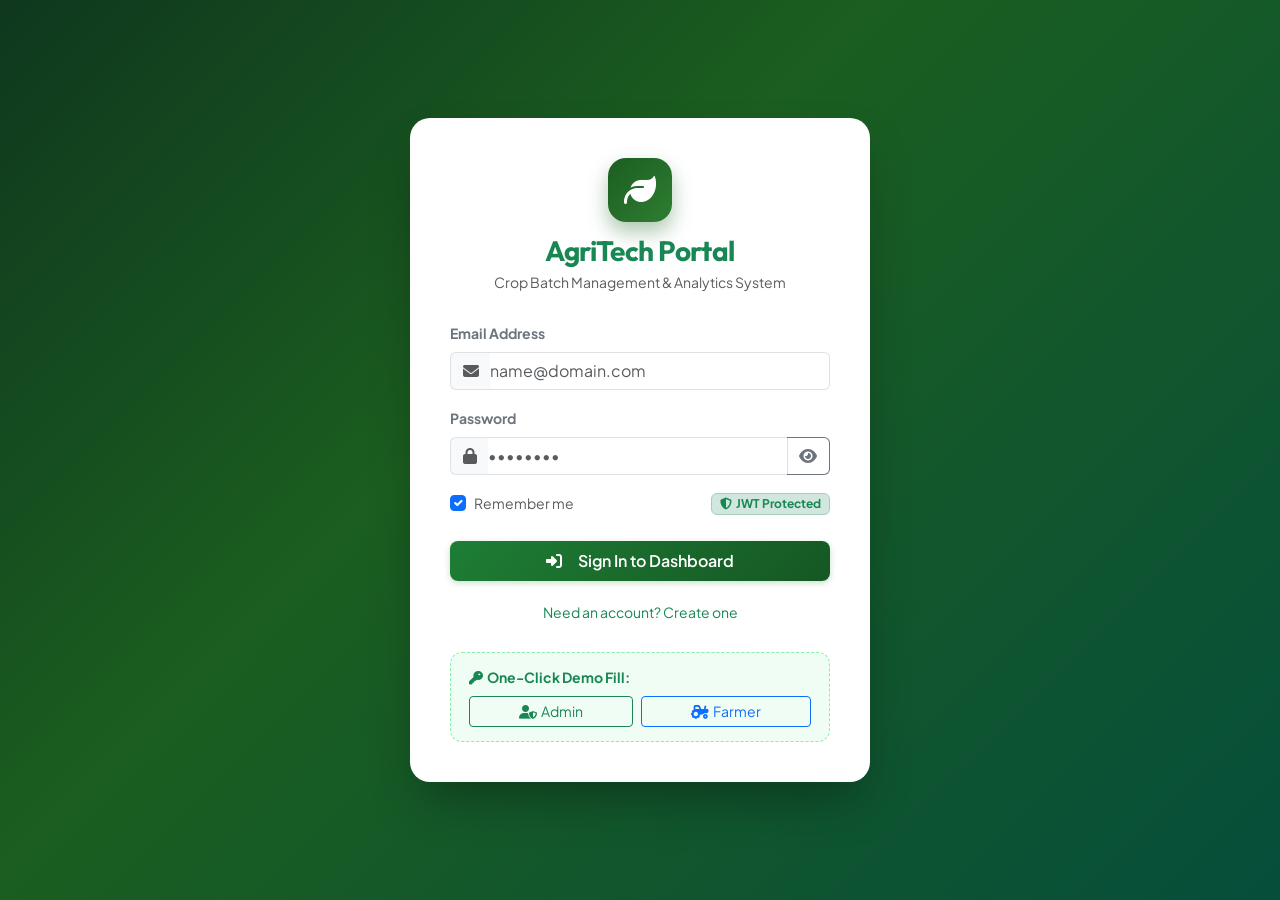
<file: frontend/index.html>
<!DOCTYPE html>
<html lang="en">
<head>
  <meta charset="UTF-8">
  <meta name="viewport" content="width=device-width, initial-scale=1.0">
  <title>AgriTech - Crop Batch Management & Analytics Portal</title>
  <meta http-equiv="refresh" content="0; url=login.html">
  <script>
    if (localStorage.getItem("agritech_token")) {
      window.location.href = "dashboard.html";
    } else {
      window.location.href = "login.html";
    }
  </script>
</head>
<body style="font-family: sans-serif; display: flex; align-items: center; justify-content: center; height: 100vh; background: #f4f7f4; margin: 0;">
  <div style="text-align: center;">
    <h2 style="color: #145523;">🌱 AgriTech Portal</h2>
    <p style="color: #64748b;">Redirecting to portal...</p>
  </div>
</body>
</html>
</file>
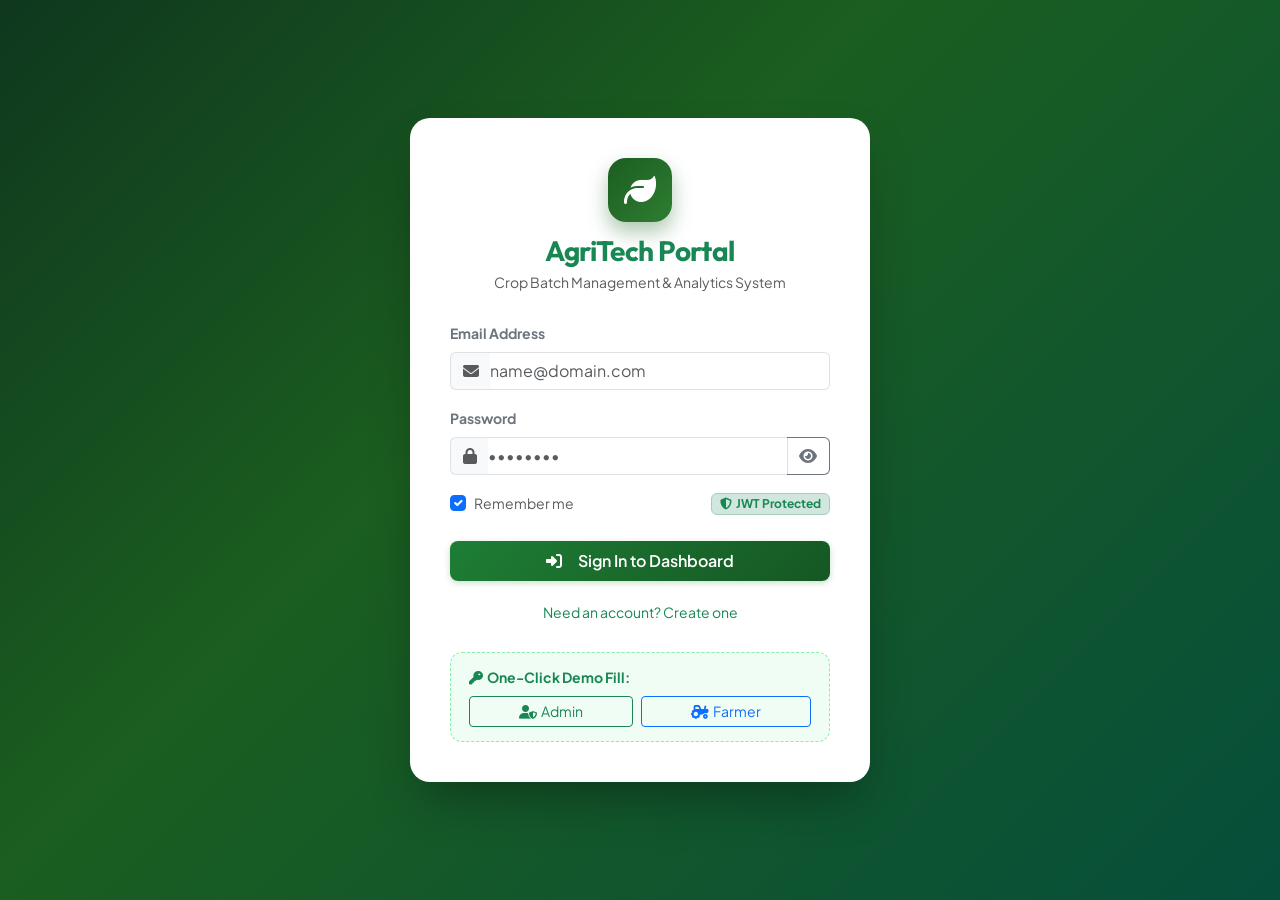
<file: frontend/activities.html>
<!DOCTYPE html>
<html lang="en">
<head>
  <meta charset="UTF-8">
  <meta name="viewport" content="width=device-width, initial-scale=1.0">
  <title>Cultivation Activities - AgriTech Portal</title>
  <link href="https://cdn.jsdelivr.net/npm/bootstrap@5.3.3/dist/css/bootstrap.min.css" rel="stylesheet">
  <link rel="stylesheet" href="https://cdnjs.cloudflare.com/ajax/libs/font-awesome/6.5.1/css/all.min.css">
  <link rel="stylesheet" href="css/style.css">
</head>
<body>
  <div class="app-container">
    <div id="app-sidebar-container"></div>
    <div class="app-main">
      <div id="app-topbar-container"></div>

      <main class="page-content">
        <div class="page-header">
          <div>
            <h1 class="page-title">Cultivation Activities Log</h1>
            <p class="page-subtitle">Record and audit field operations: irrigation schedules, fertilizer doses, pest control, and harvests</p>
          </div>
          <div class="d-flex gap-2">
            <button class="btn btn-agri-primary" onclick="openAddActivityModal()">
              <i class="fas fa-plus-circle"></i>Log Field Activity
            </button>
            <button class="btn btn-agri-outline" onclick="exportActivitiesCsv()">
              <i class="fas fa-file-csv"></i>Export CSV
            </button>
          </div>
        </div>

        <!-- Filter Bar -->
        <div class="filter-bar">
          <div style="min-width: 220px;">
            <select class="form-select filter-input" id="filterBatchSelect" onchange="loadActivities()">
              <option value="">All Crop Batches</option>
            </select>
          </div>
          <div style="min-width: 170px;">
            <select class="form-select filter-input" id="filterTypeSelect" onchange="loadActivities()">
              <option value="">All Activity Types</option>
              <option value="Irrigation">Irrigation</option>
              <option value="Fertilization">Fertilization</option>
              <option value="Pest/Disease">Pest/Disease</option>
              <option value="Harvesting">Harvesting</option>
            </select>
          </div>
          <div class="d-flex align-items-center gap-1">
            <input type="date" id="filterDateFrom" class="form-control filter-input py-1" title="From Date" onchange="loadActivities()">
            <span class="text-muted small">to</span>
            <input type="date" id="filterDateTo" class="form-control filter-input py-1" title="To Date" onchange="loadActivities()">
          </div>
          <button class="btn btn-agri-outline" onclick="resetActivityFilters()">
            <i class="fas fa-undo"></i>Reset
          </button>
        </div>

        <!-- Activities Data Table -->
        <div class="agri-card">
          <div class="agri-card-body p-0">
            <div class="table-responsive-custom">
              <table class="table-custom">
                <thead>
                  <tr>
                    <th># ID</th>
                    <th>Activity Date</th>
                    <th>Activity Type</th>
                    <th>Linked Batch</th>
                    <th>Farmer & Crop</th>
                    <th>Resource / Quantity Used</th>
                    <th>Description & Notes</th>
                    <th class="text-end">Actions</th>
                  </tr>
                </thead>
                <tbody id="activitiesTableBody">
                  <tr><td colspan="8" class="text-center py-4 text-muted">Loading activities...</td></tr>
                </tbody>
              </table>
            </div>
          </div>
        </div>
      </main>
    </div>
  </div>

  <!-- Add / Edit Activity Modal -->
  <div class="modal fade" id="activityModal" tabindex="-1" aria-hidden="true">
    <div class="modal-dialog modal-dialog-centered modal-lg">
      <div class="modal-content">
        <div class="modal-header">
          <h5 class="modal-title" id="activityModalTitle"><i class="fas fa-clipboard-check me-2 text-success"></i>Log Cultivation Activity</h5>
          <button type="button" class="btn-close" data-bs-dismiss="modal" aria-label="Close"></button>
        </div>
        <form id="activityForm" onsubmit="saveActivity(event)">
          <div class="modal-body">
            <input type="hidden" id="activityId">
            <div class="row g-3 mb-3">
              <div class="col-md-6">
                <label for="activityBatchSelect" class="form-label small fw-bold">Target Crop Batch</label>
                <select class="form-select" id="activityBatchSelect">
                  <option value="">Select batch (optional for manual crop tracking)</option>
                </select>
              </div>
              <div class="col-md-6">
                <label for="activityCropName" class="form-label small fw-bold">Target Crop Name</label>
                <input type="text" class="form-control" id="activityCropName" placeholder="e.g. Paddy, Turmeric, Maize" maxlength="120">
              </div>
              <div class="col-md-6">
                <label for="activityTypeSelect" class="form-label small fw-bold">Activity Type *</label>
                <select class="form-select" id="activityTypeSelect" required onchange="onActivityTypeChange()">
                  <option value="Irrigation">Irrigation (Watering)</option>
                  <option value="Fertilization">Fertilization (Nutrients)</option>
                  <option value="Pest/Disease">Pest / Disease Treatment</option>
                  <option value="Harvesting">Harvesting (Crop Yield)</option>
                </select>
              </div>
            </div>

            <div class="row g-3 mb-3">
              <div class="col-md-4">
                <label for="activityDate" class="form-label small fw-bold">Execution Date *</label>
                <input type="date" class="form-control" id="activityDate" required>
              </div>
              <div class="col-md-4">
                <label for="activityQuantity" class="form-label small fw-bold" id="activityQtyLabel">Quantity Used *</label>
                <input type="number" step="0.1" min="0" class="form-control" id="activityQuantity" placeholder="e.g. 5000" required>
              </div>
              <div class="col-md-4">
                <label for="activityUnit" class="form-label small fw-bold" id="activityUnitLabel">Unit of Measurement *</label>
                <input type="text" class="form-control" id="activityUnit" placeholder="e.g. Liters, Kg, Bags, Hours" required>
              </div>
            </div>

            <div class="mb-3">
              <label for="activityDescription" class="form-label small fw-bold">Operation Description & Observations *</label>
              <textarea class="form-control" id="activityDescription" rows="3" placeholder="Describe the treatment, observations, water source, or chemical name..." required></textarea>
            </div>
          </div>
          <div class="modal-footer">
            <button type="button" class="btn btn-outline-secondary" data-bs-dismiss="modal">Cancel</button>
            <button type="submit" class="btn btn-agri-primary" id="saveActivityBtn">Record Activity</button>
          </div>
        </form>
      </div>
    </div>
  </div>

  <script src="https://cdn.jsdelivr.net/npm/bootstrap@5.3.3/dist/js/bootstrap.bundle.min.js"></script>
  <script src="js/api.js"></script>
  <script src="js/auth.js"></script>
  <script src="js/common.js"></script>
  <script src="js/activities.js"></script>
</body>
</html>
</file>
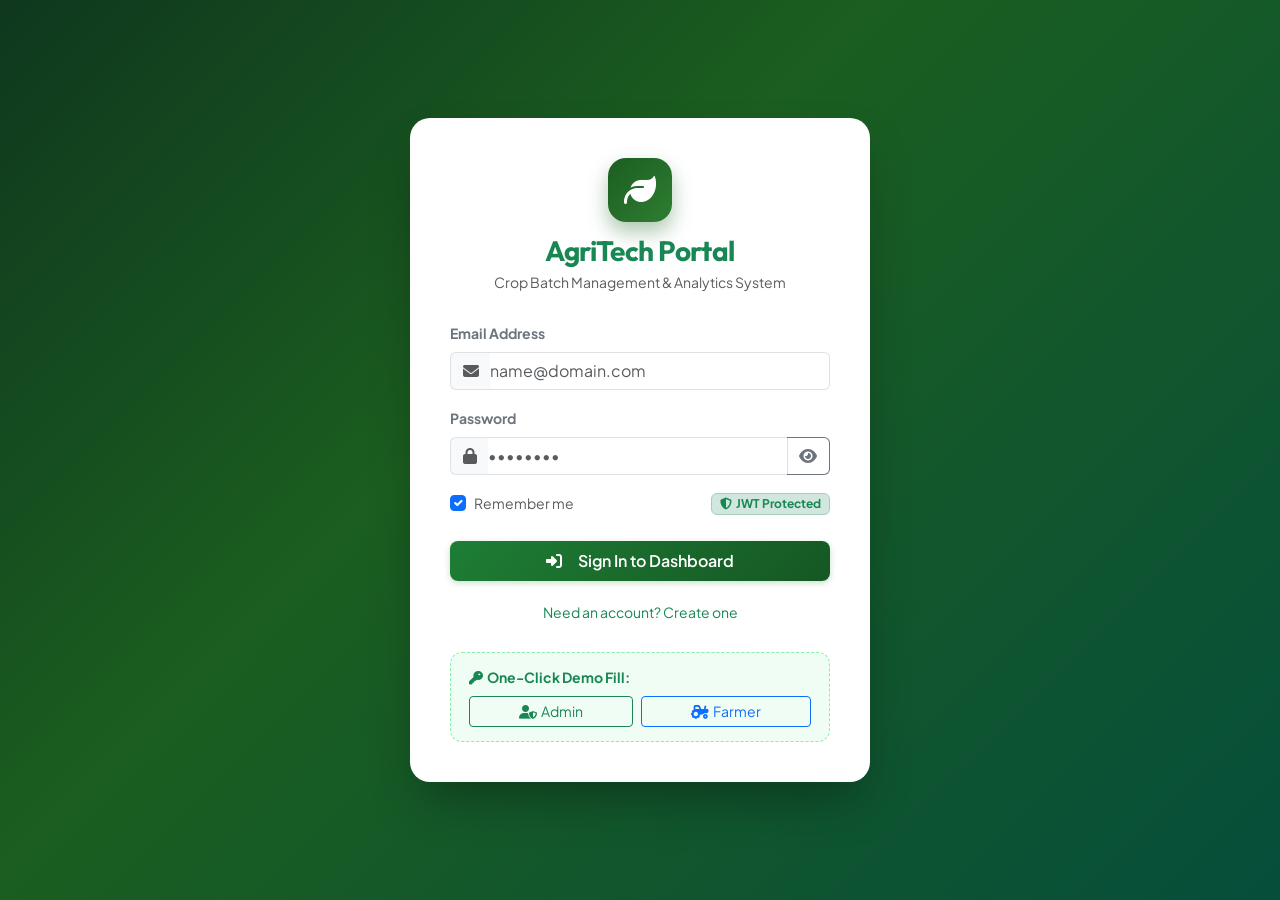
<file: frontend/batches.html>
<!DOCTYPE html>
<html lang="en">
<head>
  <meta charset="UTF-8">
  <meta name="viewport" content="width=device-width, initial-scale=1.0">
  <title>Crop Batches Management - AgriTech Portal</title>
  <link href="https://cdn.jsdelivr.net/npm/bootstrap@5.3.3/dist/css/bootstrap.min.css" rel="stylesheet">
  <link rel="stylesheet" href="https://cdnjs.cloudflare.com/ajax/libs/font-awesome/6.5.1/css/all.min.css">
  <link rel="stylesheet" href="css/style.css">
</head>
<body>
  <div class="app-container">
    <div id="app-sidebar-container"></div>
    <div class="app-main">
      <div id="app-topbar-container"></div>

      <main class="page-content">
        <div class="page-header">
          <div>
            <h1 class="page-title">Crop Batch Operations & Lifecycle</h1>
            <p class="page-subtitle">Track planting, growth cycles, harvest schedules, and yield outcomes across all fields</p>
          </div>
          <div class="d-flex gap-2">
            <button class="btn btn-agri-primary" data-role="admin" onclick="openAddBatchModal()">
              <i class="fas fa-plus-circle"></i>Create Crop Batch
            </button>
            <button class="btn btn-agri-outline" onclick="exportBatchesCsv()">
              <i class="fas fa-file-csv"></i>Export CSV
            </button>
          </div>
        </div>

        <!-- Filter & Search Bar -->
        <div class="filter-bar">
          <div class="flex-grow-1" style="min-width: 200px;">
            <div class="input-group">
              <span class="input-group-text bg-white border-end-0"><i class="fas fa-search text-muted"></i></span>
              <input type="text" id="batchSearchInput" class="form-control border-start-0 ps-0" placeholder="Search batch code, crop, farmer..." oninput="handleBatchSearch()">
            </div>
          </div>
          <div style="min-width: 150px;">
            <select class="form-select filter-input" id="filterCropSelect" onchange="loadBatches()">
              <option value="">All Crops</option>
            </select>
          </div>
          <div style="min-width: 150px;">
            <select class="form-select filter-input" id="filterStatusSelect" onchange="loadBatches()">
              <option value="">All Statuses</option>
              <option value="Planned">Planned</option>
              <option value="Planted">Planted</option>
              <option value="Growing">Growing</option>
              <option value="Ready for Harvest">Ready for Harvest</option>
              <option value="Harvested">Harvested</option>
            </select>
          </div>
          <div style="min-width: 150px;">
            <select class="form-select filter-input" id="filterFarmerSelect" onchange="loadBatches()">
              <option value="">All Farmers</option>
            </select>
          </div>
          <div class="d-flex align-items-center gap-1">
            <input type="date" id="filterDateFrom" class="form-control filter-input py-1" title="From Planting Date" onchange="loadBatches()">
            <span class="text-muted small">to</span>
            <input type="date" id="filterDateTo" class="form-control filter-input py-1" title="To Planting Date" onchange="loadBatches()">
          </div>
          <button class="btn btn-agri-outline" onclick="resetFilters()">
            <i class="fas fa-undo"></i>Reset
          </button>
        </div>

        <!-- Batches Data Table -->
        <div class="agri-card">
          <div class="agri-card-body p-0">
            <div class="table-responsive-custom">
              <table class="table-custom">
                <thead>
                  <tr>
                    <th>Batch Code</th>
                    <th>Farmer</th>
                    <th>Field Plot</th>
                    <th>Crop Variety</th>
                    <th>Planting Date</th>
                    <th>Expected Harvest</th>
                    <th>Lifecycle Status</th>
                    <th>Harvested Yield</th>
                    <th class="text-end">Actions</th>
                  </tr>
                </thead>
                <tbody id="batchesTableBody">
                  <tr><td colspan="9" class="text-center py-4 text-muted">Loading crop batches...</td></tr>
                </tbody>
              </table>
            </div>
          </div>
        </div>
      </main>
    </div>
  </div>

  <!-- Create / Edit Batch Modal -->
  <div class="modal fade" id="batchModal" tabindex="-1" aria-hidden="true">
    <div class="modal-dialog modal-dialog-centered modal-lg">
      <div class="modal-content">
        <div class="modal-header">
          <h5 class="modal-title" id="batchModalTitle"><i class="fas fa-layer-group me-2 text-success"></i>Create New Crop Batch</h5>
          <button type="button" class="btn-close" data-bs-dismiss="modal" aria-label="Close"></button>
        </div>
        <form id="batchForm" onsubmit="saveBatch(event)">
          <div class="modal-body">
            <input type="hidden" id="batchId">
            <div class="row g-3 mb-3">
              <div class="col-md-6">
                <label for="batchCropSelect" class="form-label small fw-bold">Select Crop Variety *</label>
                <select class="form-select" id="batchCropSelect" required onchange="autoSuggestBatchCode()">
                  <option value="">Select Crop...</option>
                </select>
              </div>
              <div class="col-md-6">
                <label for="batchFieldSelect" class="form-label small fw-bold">Select Field Plot *</label>
                <select class="form-select" id="batchFieldSelect" required>
                  <option value="">Select Field...</option>
                </select>
              </div>
            </div>

            <div class="row g-3 mb-3">
              <div class="col-md-6">
                <label for="batchCodeInput" class="form-label small fw-bold">Batch Code *</label>
                <div class="input-group">
                  <input type="text" class="form-control text-uppercase" id="batchCodeInput" placeholder="e.g. BATCH-2026-WHT01" required>
                  <button type="button" class="btn btn-outline-secondary" onclick="generateBatchCodeClick()" title="Auto-generate code">
                    <i class="fas fa-magic"></i> Auto
                  </button>
                </div>
                <div class="form-text">Unique identification code for this planting batch.</div>
              </div>
              <div class="col-md-6">
                <label for="batchQuantityInput" class="form-label small fw-bold">Seed / Planting Quantity (Kg/Count) *</label>
                <input type="number" step="0.1" min="0.1" class="form-control" id="batchQuantityInput" placeholder="e.g. 500" required>
              </div>
            </div>

            <div class="row g-3 mb-3">
              <div class="col-md-6">
                <label for="batchPlantingDate" class="form-label small fw-bold">Planting / Sowing Date *</label>
                <input type="date" class="form-control" id="batchPlantingDate" required>
              </div>
              <div class="col-md-6">
                <label for="batchExpectedHarvestDate" class="form-label small fw-bold">Expected Harvest Date *</label>
                <input type="date" class="form-control" id="batchExpectedHarvestDate" required>
              </div>
            </div>

            <div class="row g-3 mb-3">
              <div class="col-md-4">
                <label for="batchStatusSelect" class="form-label small fw-bold">Current Lifecycle Status *</label>
                <select class="form-select" id="batchStatusSelect" onchange="toggleHarvestFields()">
                  <option value="Planned">Planned</option>
                  <option value="Planted">Planted</option>
                  <option value="Growing">Growing</option>
                  <option value="Ready for Harvest">Ready for Harvest</option>
                  <option value="Harvested">Harvested</option>
                </select>
              </div>
              <div class="col-md-4" id="actualHarvestDateGroup" style="display: none;">
                <label for="batchActualHarvestDate" class="form-label small fw-bold">Actual Harvest Date</label>
                <input type="date" class="form-control" id="batchActualHarvestDate">
              </div>
              <div class="col-md-4" id="yieldGroup" style="display: none;">
                <label for="batchYieldInput" class="form-label small fw-bold">Final Harvested Yield (Q)</label>
                <input type="number" step="0.1" min="0" class="form-control" id="batchYieldInput" placeholder="e.g. 275.0">
              </div>
            </div>
          </div>
          <div class="modal-footer">
            <button type="button" class="btn btn-outline-secondary" data-bs-dismiss="modal">Cancel</button>
            <button type="submit" class="btn btn-agri-primary" id="saveBatchBtn">Save Batch Record</button>
          </div>
        </form>
      </div>
    </div>
  </div>

  <!-- Status & Lifecycle Transition Modal -->
  <div class="modal fade" id="statusModal" tabindex="-1" aria-hidden="true">
    <div class="modal-dialog modal-dialog-centered">
      <div class="modal-content">
        <div class="modal-header">
          <h5 class="modal-title"><i class="fas fa-exchange-alt me-2 text-success"></i>Update Batch Status & Lifecycle</h5>
          <button type="button" class="btn-close" data-bs-dismiss="modal" aria-label="Close"></button>
        </div>
        <form id="statusForm" onsubmit="saveBatchStatus(event)">
          <div class="modal-body">
            <input type="hidden" id="statusBatchId">
            <div class="text-center mb-3">
              <div class="fw-bold fs-5 text-dark" id="statusBatchCode">--</div>
              <div class="text-muted small" id="statusBatchCrop">--</div>
            </div>

            <!-- Dynamic Visual Lifecycle Progress Preview -->
            <div id="statusLifecyclePreview" class="mb-4"></div>

            <div class="mb-3">
              <label for="newStatusSelect" class="form-label small fw-bold">Transition To Lifecycle Stage *</label>
              <select class="form-select" id="newStatusSelect" required onchange="onStatusSelectChange()">
                <option value="Planned">Planned</option>
                <option value="Planted">Planted</option>
                <option value="Growing">Growing</option>
                <option value="Ready for Harvest">Ready for Harvest</option>
                <option value="Harvested">Harvested</option>
              </select>
            </div>

            <div id="harvestFieldsBox" style="display: none;" class="p-3 bg-light rounded mb-3 border">
              <h6 class="small fw-bold text-success mb-2"><i class="fas fa-tractor me-1"></i>Harvest Completion Details</h6>
              <div class="mb-2">
                <label for="statusYieldInput" class="form-label small fw-bold">Harvested Output Yield (Quintals/Units) *</label>
                <input type="number" step="0.1" min="0" class="form-control" id="statusYieldInput" placeholder="e.g. 280">
              </div>
              <div class="mb-2">
                <label for="statusHarvestDateInput" class="form-label small fw-bold">Actual Harvest Date</label>
                <input type="date" class="form-control" id="statusHarvestDateInput">
              </div>
            </div>
          </div>
          <div class="modal-footer">
            <button type="button" class="btn btn-outline-secondary" data-bs-dismiss="modal">Cancel</button>
            <button type="submit" class="btn btn-agri-primary" id="saveStatusBtn">Apply Lifecycle Transition</button>
          </div>
        </form>
      </div>
    </div>
  </div>

  <!-- View Batch Details & Lifecycle Modal -->
  <div class="modal fade" id="batchDetailsModal" tabindex="-1" aria-hidden="true">
    <div class="modal-dialog modal-dialog-centered modal-lg">
      <div class="modal-content">
        <div class="modal-header">
          <h5 class="modal-title"><i class="fas fa-info-circle me-2 text-success"></i>Crop Batch Overview & Activities</h5>
          <button type="button" class="btn-close" data-bs-dismiss="modal" aria-label="Close"></button>
        </div>
        <div class="modal-body" id="batchDetailsBody">
          <p class="text-center text-muted">Loading batch details...</p>
        </div>
      </div>
    </div>
  </div>

  <script src="https://cdn.jsdelivr.net/npm/bootstrap@5.3.3/dist/js/bootstrap.bundle.min.js"></script>
  <script src="js/api.js"></script>
  <script src="js/auth.js"></script>
  <script src="js/common.js"></script>
  <script src="js/batches.js"></script>
</body>
</html>
</file>
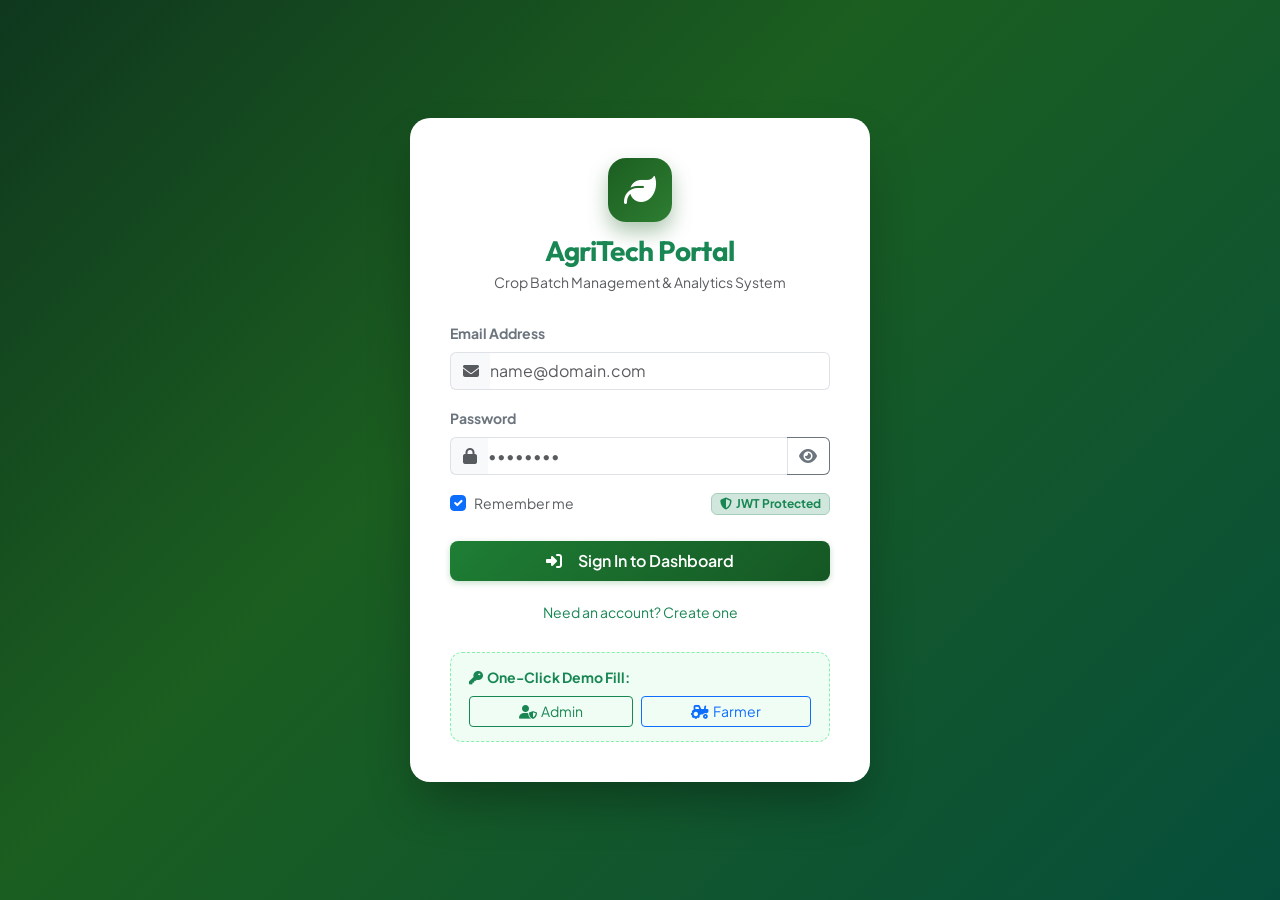
<file: frontend/crops.html>
<!DOCTYPE html>
<html lang="en">
<head>
  <meta charset="UTF-8">
  <meta name="viewport" content="width=device-width, initial-scale=1.0">
  <title>Crops Catalog - AgriTech Portal</title>
  <link href="https://cdn.jsdelivr.net/npm/bootstrap@5.3.3/dist/css/bootstrap.min.css" rel="stylesheet">
  <link rel="stylesheet" href="https://cdnjs.cloudflare.com/ajax/libs/font-awesome/6.5.1/css/all.min.css">
  <link rel="stylesheet" href="css/style.css">
</head>
<body>
  <div class="app-container">
    <div id="app-sidebar-container"></div>
    <div class="app-main">
      <div id="app-topbar-container"></div>

      <main class="page-content">
        <div class="page-header">
          <div>
            <h1 class="page-title">Crop Catalog & Botanical Varieties</h1>
            <p class="page-subtitle">Manage crop varieties, expected harvest benchmarks, and seasonal cycles</p>
          </div>
          <div>
            <button class="btn btn-agri-primary" data-role="admin" onclick="openAddCropModal()">
              <i class="fas fa-plus-circle"></i>Add New Crop
            </button>
          </div>
        </div>

        <!-- Filter Bar -->
        <div class="filter-bar">
          <div class="flex-grow-1" style="min-width: 250px;">
            <div class="input-group">
              <span class="input-group-text bg-white border-end-0"><i class="fas fa-search text-muted"></i></span>
              <input type="text" id="cropSearchInput" class="form-control border-start-0 ps-0" placeholder="Search by crop name, type, season..." oninput="handleCropSearch()">
            </div>
          </div>
          <button class="btn btn-agri-outline" onclick="loadCrops()">
            <i class="fas fa-sync-alt"></i>Refresh
          </button>
        </div>

        <!-- Crops Data Table -->
        <div class="agri-card">
          <div class="agri-card-body p-0">
            <div class="table-responsive-custom">
              <table class="table-custom">
                <thead>
                  <tr>
                    <th># ID</th>
                    <th>Crop Name</th>
                    <th>Crop Classification</th>
                    <th>Optimal Season</th>
                    <th>Benchmark Yield (Per Acre)</th>
                    <th>Batches Count</th>
                    <th class="text-end">Actions</th>
                  </tr>
                </thead>
                <tbody id="cropsTableBody">
                  <tr><td colspan="7" class="text-center py-4 text-muted">Loading crop catalog...</td></tr>
                </tbody>
              </table>
            </div>
          </div>
        </div>
      </main>
    </div>
  </div>

  <!-- Add / Edit Crop Modal -->
  <div class="modal fade" id="cropModal" tabindex="-1" aria-hidden="true">
    <div class="modal-dialog modal-dialog-centered">
      <div class="modal-content">
        <div class="modal-header">
          <h5 class="modal-title" id="cropModalTitle"><i class="fas fa-seedling me-2 text-success"></i>Add Crop Variety</h5>
          <button type="button" class="btn-close" data-bs-dismiss="modal" aria-label="Close"></button>
        </div>
        <form id="cropForm" onsubmit="saveCrop(event)">
          <div class="modal-body">
            <input type="hidden" id="cropId">
            <div class="mb-3">
              <label for="cropName" class="form-label small fw-bold">Crop Variety Name *</label>
              <input type="text" class="form-control" id="cropName" placeholder="e.g. Golden Sharbati Wheat" required>
            </div>
            <div class="mb-3">
              <label for="cropType" class="form-label small fw-bold">Crop Classification / Type *</label>
              <select class="form-select" id="cropType" required>
                <option value="Cereal">Cereal (Wheat, Rice, Maize, etc.)</option>
                <option value="Pulse">Pulse / Legume (Soybean, Chickpea, Lentil)</option>
                <option value="Cash Crop">Cash Crop (Cotton, Sugarcane, Tobacco)</option>
                <option value="Vegetable">Vegetable (Tomato, Onion, Potato)</option>
                <option value="Fruit">Fruit / Orchard</option>
                <option value="Oilseed">Oilseed (Mustard, Groundnut, Sunflower)</option>
              </select>
            </div>
            <div class="row g-2 mb-3">
              <div class="col-sm-6">
                <label for="cropSeason" class="form-label small fw-bold">Agricultural Season *</label>
                <select class="form-select" id="cropSeason" required>
                  <option value="Kharif">Kharif (Monsoon / Summer)</option>
                  <option value="Rabi">Rabi (Winter / Spring)</option>
                  <option value="Zaid">Zaid (Early Summer)</option>
                  <option value="Year-Round">Year-Round</option>
                </select>
              </div>
              <div class="col-sm-6">
                <label for="cropYield" class="form-label small fw-bold">Expected Yield (Q/Acre) *</label>
                <input type="number" step="0.1" min="0.1" class="form-control" id="cropYield" placeholder="e.g. 25.0" required>
              </div>
            </div>
          </div>
          <div class="modal-footer">
            <button type="button" class="btn btn-outline-secondary" data-bs-dismiss="modal">Cancel</button>
            <button type="submit" class="btn btn-agri-primary" id="saveCropBtn">Save Crop Variety</button>
          </div>
        </form>
      </div>
    </div>
  </div>

  <script src="https://cdn.jsdelivr.net/npm/bootstrap@5.3.3/dist/js/bootstrap.bundle.min.js"></script>
  <script src="js/api.js"></script>
  <script src="js/auth.js"></script>
  <script src="js/common.js"></script>
  <script src="js/crops.js"></script>
</body>
</html>
</file>
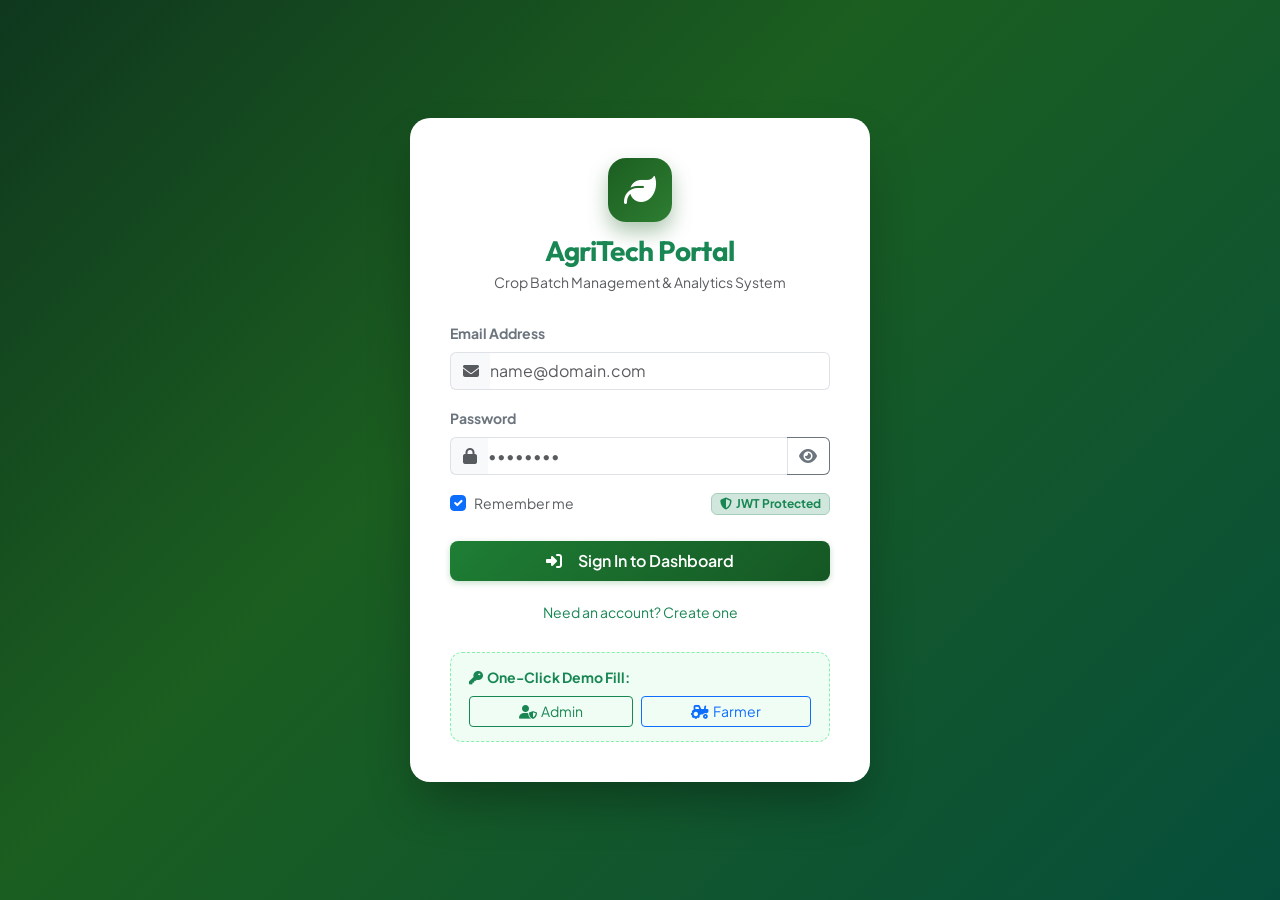
<file: frontend/farmers.html>
<!DOCTYPE html>
<html lang="en">
<head>
  <meta charset="UTF-8">
  <meta name="viewport" content="width=device-width, initial-scale=1.0">
  <title>Farmers Management - AgriTech Portal</title>
  <link href="https://cdn.jsdelivr.net/npm/bootstrap@5.3.3/dist/css/bootstrap.min.css" rel="stylesheet">
  <link rel="stylesheet" href="https://cdnjs.cloudflare.com/ajax/libs/font-awesome/6.5.1/css/all.min.css">
  <link rel="stylesheet" href="css/style.css">
</head>
<body>
  <div class="app-container">
    <div id="app-sidebar-container"></div>
    <div class="app-main">
      <div id="app-topbar-container"></div>

      <main class="page-content">
        <div class="page-header">
          <div>
            <h1 class="page-title">Farmers Directory</h1>
            <p class="page-subtitle">Manage registered agricultural producers, their village locations, and profiles</p>
          </div>
          <div>
            <button class="btn btn-agri-primary" data-role="admin" onclick="openAddFarmerModal()">
              <i class="fas fa-user-plus"></i>Add New Farmer
            </button>
          </div>
        </div>

        <!-- Filter & Search Toolbar -->
        <div class="filter-bar">
          <div class="flex-grow-1" style="min-width: 250px;">
            <div class="input-group">
              <span class="input-group-text bg-white border-end-0"><i class="fas fa-search text-muted"></i></span>
              <input type="text" id="farmerSearchInput" class="form-control border-start-0 ps-0" placeholder="Search by name, phone, village, address..." oninput="handleFarmerSearch()">
            </div>
          </div>
          <button class="btn btn-agri-outline" onclick="loadFarmers(1)">
            <i class="fas fa-sync-alt"></i>Refresh
          </button>
        </div>

        <!-- Farmers Data Table -->
        <div class="agri-card">
          <div class="agri-card-body p-0">
            <div class="table-responsive-custom">
              <table class="table-custom">
                <thead>
                  <tr>
                    <th># ID</th>
                    <th>Farmer Name</th>
                    <th>Phone Contact</th>
                    <th>Village</th>
                    <th>Address</th>
                    <th>Assigned Fields</th>
                    <th class="text-end">Actions</th>
                  </tr>
                </thead>
                <tbody id="farmersTableBody">
                  <tr><td colspan="7" class="text-center py-4 text-muted">Loading farmers...</td></tr>
                </tbody>
              </table>
            </div>
          </div>

          <!-- Pagination Bar -->
          <div class="agri-card-header bg-light py-3 d-flex justify-content-between align-items-center">
            <span class="small text-muted" id="paginationInfo">Showing 0 of 0 farmers</span>
            <div class="btn-group" id="paginationBtns"></div>
          </div>
        </div>
      </main>
    </div>
  </div>

  <!-- Add / Edit Farmer Modal -->
  <div class="modal fade" id="farmerModal" tabindex="-1" aria-hidden="true">
    <div class="modal-dialog modal-dialog-centered">
      <div class="modal-content">
        <div class="modal-header">
          <h5 class="modal-title" id="farmerModalTitle"><i class="fas fa-user-plus me-2 text-success"></i>Add Farmer</h5>
          <button type="button" class="btn-close" data-bs-dismiss="modal" aria-label="Close"></button>
        </div>
        <form id="farmerForm" onsubmit="saveFarmer(event)">
          <div class="modal-body">
            <input type="hidden" id="farmerId">
            <div class="mb-3">
              <label for="farmerName" class="form-label small fw-bold">Full Name *</label>
              <input type="text" class="form-control" id="farmerName" placeholder="e.g. Ramesh Kumar Patel" required>
            </div>
            <div class="mb-3">
              <label for="farmerPhone" class="form-label small fw-bold">Phone Number *</label>
              <input type="text" class="form-control" id="farmerPhone" placeholder="e.g. +91 98765 43210" required>
            </div>
            <div class="mb-3">
              <label for="farmerVillage" class="form-label small fw-bold">Village / Region *</label>
              <input type="text" class="form-control" id="farmerVillage" placeholder="e.g. Greenfield Agro Colony" required>
            </div>
            <div class="mb-3">
              <label for="farmerAddress" class="form-label small fw-bold">Full Address *</label>
              <textarea class="form-control" id="farmerAddress" rows="2" placeholder="e.g. House No. 24, Canal Road" required></textarea>
            </div>
            <div class="row g-2">
              <div class="col-md-6">
                <label for="farmerLandSize" class="form-label small fw-bold">Land Size (Acres)</label>
                <input type="number" step="0.1" min="0" class="form-control" id="farmerLandSize" placeholder="e.g. 5.5">
              </div>
              <div class="col-md-6">
                <label for="farmerSoilType" class="form-label small fw-bold">Soil Type</label>
                <input type="text" class="form-control" id="farmerSoilType" placeholder="e.g. Black soil, loam">
              </div>
            </div>
            <div class="row g-2 mt-0">
              <div class="col-md-6">
                <label for="farmerPreferredCrop" class="form-label small fw-bold">Preferred Crop</label>
                <input type="text" class="form-control" id="farmerPreferredCrop" placeholder="e.g. Paddy / Turmeric">
              </div>
              <div class="col-md-6">
                <label for="farmerPhotoUrl" class="form-label small fw-bold">Profile / Farm Photo URL</label>
                <input type="url" class="form-control" id="farmerPhotoUrl" placeholder="https://example.com/photo.jpg">
              </div>
            </div>
            <div class="mt-3">
              <label for="farmerFarmNotes" class="form-label small fw-bold">Farm Notes</label>
              <textarea class="form-control" id="farmerFarmNotes" rows="2" placeholder="Irrigation source, crop cycle, seasonal notes..."></textarea>
            </div>
          </div>
          <div class="modal-footer">
            <button type="button" class="btn btn-outline-secondary" data-bs-dismiss="modal">Cancel</button>
            <button type="submit" class="btn btn-agri-primary" id="saveFarmerBtn">Save Farmer Record</button>
          </div>
        </form>
      </div>
    </div>
  </div>

  <!-- View Farmer Details Modal -->
  <div class="modal fade" id="farmerDetailsModal" tabindex="-1" aria-hidden="true">
    <div class="modal-dialog modal-dialog-centered modal-lg">
      <div class="modal-content">
        <div class="modal-header">
          <h5 class="modal-title"><i class="fas fa-id-card me-2 text-success"></i>Farmer Profile & Associated Holdings</h5>
          <button type="button" class="btn-close" data-bs-dismiss="modal" aria-label="Close"></button>
        </div>
        <div class="modal-body" id="farmerDetailsBody">
          <p class="text-center text-muted">Loading profile...</p>
        </div>
      </div>
    </div>
  </div>

  <script src="https://cdn.jsdelivr.net/npm/bootstrap@5.3.3/dist/js/bootstrap.bundle.min.js"></script>
  <script src="js/api.js"></script>
  <script src="js/auth.js"></script>
  <script src="js/common.js"></script>
  <script src="js/farmers.js"></script>
</body>
</html>
</file>
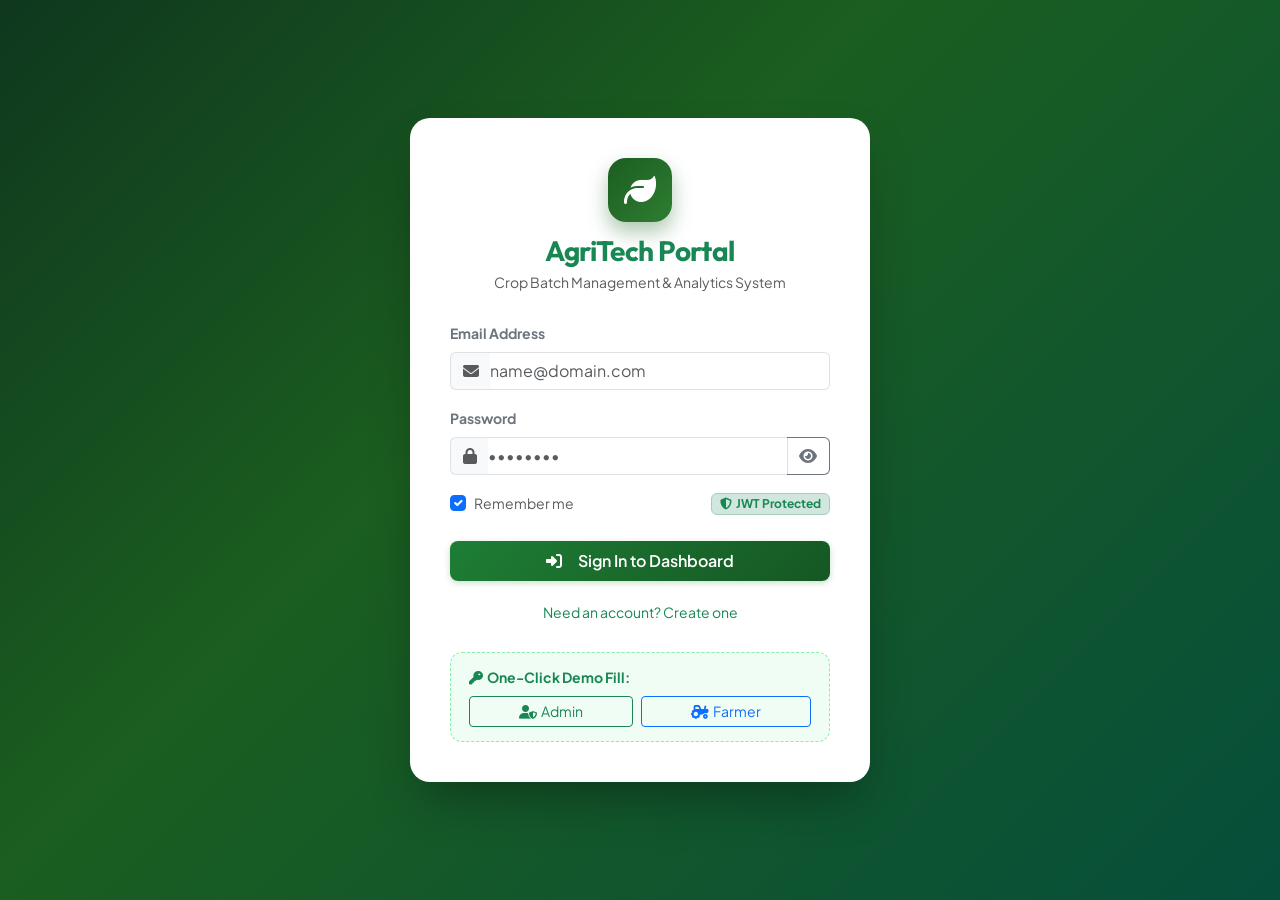
<file: frontend/fields.html>
<!DOCTYPE html>
<html lang="en">
<head>
  <meta charset="UTF-8">
  <meta name="viewport" content="width=device-width, initial-scale=1.0">
  <title>Fields Management - AgriTech Portal</title>
  <link href="https://cdn.jsdelivr.net/npm/bootstrap@5.3.3/dist/css/bootstrap.min.css" rel="stylesheet">
  <link rel="stylesheet" href="https://cdnjs.cloudflare.com/ajax/libs/font-awesome/6.5.1/css/all.min.css">
  <link rel="stylesheet" href="css/style.css">
</head>
<body>
  <div class="app-container">
    <div id="app-sidebar-container"></div>
    <div class="app-main">
      <div id="app-topbar-container"></div>

      <main class="page-content">
        <div class="page-header">
          <div>
            <h1 class="page-title">Field Holdings Management</h1>
            <p class="page-subtitle">Track agricultural plots, soil profiles, acreage, and assigned cultivators</p>
          </div>
          <div>
            <button class="btn btn-agri-primary" data-role="admin" onclick="openAddFieldModal()">
              <i class="fas fa-plus-circle"></i>Add New Field
            </button>
          </div>
        </div>

        <!-- Filter Bar -->
        <div class="filter-bar">
          <div class="flex-grow-1" style="min-width: 250px;">
            <div class="input-group">
              <span class="input-group-text bg-white border-end-0"><i class="fas fa-search text-muted"></i></span>
              <input type="text" id="fieldSearchInput" class="form-control border-start-0 ps-0" placeholder="Search by field name, farmer, soil type, location..." oninput="handleFieldSearch()">
            </div>
          </div>
          <div style="min-width: 200px;">
            <select class="form-select filter-input" id="farmerFilterSelect" onchange="loadFields()">
              <option value="">All Farmers</option>
            </select>
          </div>
          <button class="btn btn-agri-outline" onclick="loadFields()">
            <i class="fas fa-sync-alt"></i>Refresh
          </button>
        </div>

        <!-- Fields Data Table -->
        <div class="agri-card">
          <div class="agri-card-body p-0">
            <div class="table-responsive-custom">
              <table class="table-custom">
                <thead>
                  <tr>
                    <th># ID</th>
                    <th>Field Name</th>
                    <th>Associated Farmer</th>
                    <th>Location / Zone</th>
                    <th>Area (Acres)</th>
                    <th>Soil Type</th>
                    <th>Batches Count</th>
                    <th class="text-end">Actions</th>
                  </tr>
                </thead>
                <tbody id="fieldsTableBody">
                  <tr><td colspan="8" class="text-center py-4 text-muted">Loading fields...</td></tr>
                </tbody>
              </table>
            </div>
          </div>
        </div>
      </main>
    </div>
  </div>

  <!-- Add / Edit Field Modal -->
  <div class="modal fade" id="fieldModal" tabindex="-1" aria-hidden="true">
    <div class="modal-dialog modal-dialog-centered">
      <div class="modal-content">
        <div class="modal-header">
          <h5 class="modal-title" id="fieldModalTitle"><i class="fas fa-map-marker-alt me-2 text-success"></i>Add Field Plot</h5>
          <button type="button" class="btn-close" data-bs-dismiss="modal" aria-label="Close"></button>
        </div>
        <form id="fieldForm" onsubmit="saveField(event)">
          <div class="modal-body">
            <input type="hidden" id="fieldId">
            <div class="mb-3">
              <label for="fieldFarmerId" class="form-label small fw-bold">Farmer Owner *</label>
              <select class="form-select" id="fieldFarmerId" required>
                <option value="">Select Farmer...</option>
              </select>
            </div>
            <div class="mb-3">
              <label for="fieldName" class="form-label small fw-bold">Field / Plot Name *</label>
              <input type="text" class="form-control" id="fieldName" placeholder="e.g. North Meadow - Plot A" required>
            </div>
            <div class="mb-3">
              <label for="fieldLocation" class="form-label small fw-bold">Location / Landmark *</label>
              <input type="text" class="form-control" id="fieldLocation" placeholder="e.g. North Ridge Sector 1" required>
            </div>
            <div class="row g-2 mb-3">
              <div class="col-sm-6">
                <label for="fieldArea" class="form-label small fw-bold">Area (Acres) *</label>
                <input type="number" step="0.01" min="0.1" class="form-control" id="fieldArea" placeholder="e.g. 12.5" required>
              </div>
              <div class="col-sm-6">
                <label for="fieldSoilType" class="form-label small fw-bold">Soil Type *</label>
                <select class="form-select" id="fieldSoilType" required>
                  <option value="Alluvial">Alluvial Soil</option>
                  <option value="Black">Black Soil (Regur)</option>
                  <option value="Red">Red Soil</option>
                  <option value="Clay">Clay Soil</option>
                  <option value="Clay Loam">Clay Loam</option>
                  <option value="Loamy">Loamy Soil</option>
                  <option value="Sandy Loam">Sandy Loam</option>
                  <option value="Laterite">Laterite Soil</option>
                </select>
              </div>
            </div>
          </div>
          <div class="modal-footer">
            <button type="button" class="btn btn-outline-secondary" data-bs-dismiss="modal">Cancel</button>
            <button type="submit" class="btn btn-agri-primary" id="saveFieldBtn">Save Field</button>
          </div>
        </form>
      </div>
    </div>
  </div>

  <!-- View Field Details Modal -->
  <div class="modal fade" id="fieldDetailsModal" tabindex="-1" aria-hidden="true">
    <div class="modal-dialog modal-dialog-centered modal-lg">
      <div class="modal-content">
        <div class="modal-header">
          <h5 class="modal-title"><i class="fas fa-map me-2 text-success"></i>Field Holdings & Active Crops</h5>
          <button type="button" class="btn-close" data-bs-dismiss="modal" aria-label="Close"></button>
        </div>
        <div class="modal-body" id="fieldDetailsBody">
          <p class="text-center text-muted">Loading field details...</p>
        </div>
      </div>
    </div>
  </div>

  <script src="https://cdn.jsdelivr.net/npm/bootstrap@5.3.3/dist/js/bootstrap.bundle.min.js"></script>
  <script src="js/api.js"></script>
  <script src="js/auth.js"></script>
  <script src="js/common.js"></script>
  <script src="js/fields.js"></script>
</body>
</html>
</file>
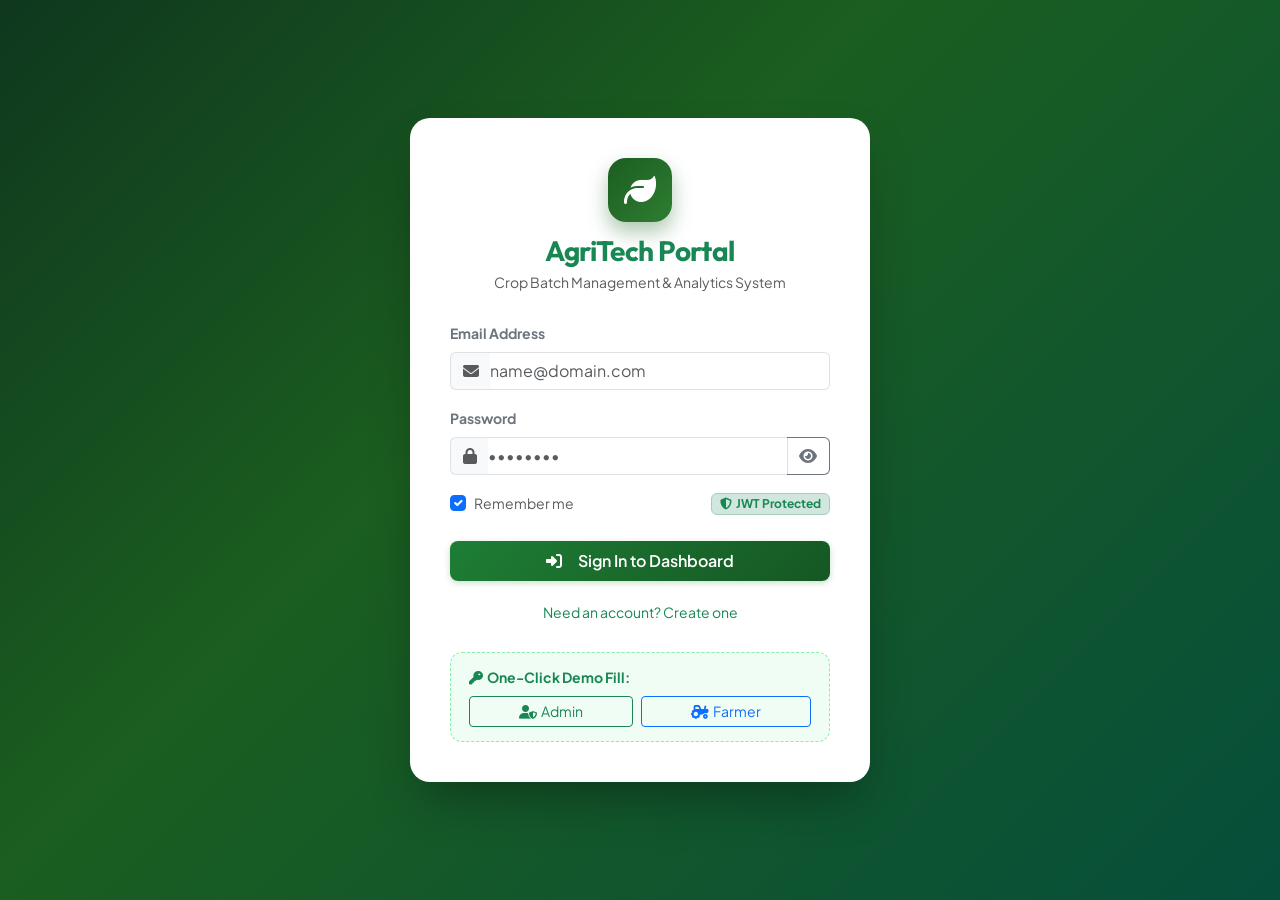
<file: frontend/login.html>
<!DOCTYPE html>
<html lang="en">
<head>
  <meta charset="UTF-8">
  <meta name="viewport" content="width=device-width, initial-scale=1.0">
  <title>Login - AgriTech Crop Batch Management & Analytics Portal</title>
  <meta name="description" content="Secure authentication portal for AgriTech Crop Batch Management and Agricultural Analytics.">
  <!-- Bootstrap 5 CSS -->
  <link href="https://cdn.jsdelivr.net/npm/bootstrap@5.3.3/dist/css/bootstrap.min.css" rel="stylesheet">
  <!-- Font Awesome 6 Icons -->
  <link rel="stylesheet" href="https://cdnjs.cloudflare.com/ajax/libs/font-awesome/6.5.1/css/all.min.css">
  <!-- Custom AgriTech Styles -->
  <link rel="stylesheet" href="css/style.css">
</head>
<body class="login-body">
  <div class="login-card">
    <div class="login-brand">
      <div class="login-logo">
        <i class="fas fa-leaf"></i>
      </div>
      <h1 class="h3 fw-bold text-success mb-1">AgriTech Portal</h1>
      <p class="text-muted small mb-0">Crop Batch Management & Analytics System</p>
    </div>

    <!-- Alert Message Area -->
    <div id="loginAlert" class="alert alert-danger d-none py-2 px-3 small" role="alert"></div>

    <form id="loginForm" onsubmit="handleLogin(event)">
      <div class="mb-3">
        <label for="email" class="form-label small fw-bold text-secondary">Email Address</label>
        <div class="input-group">
          <span class="input-group-text bg-light border-end-0"><i class="fas fa-envelope text-muted"></i></span>
          <input type="email" class="form-control border-start-0 ps-0" id="email" placeholder="name@domain.com" required autocomplete="email">
        </div>
      </div>

      <div class="mb-3">
        <label for="password" class="form-label small fw-bold text-secondary">Password</label>
        <div class="input-group">
          <span class="input-group-text bg-light border-end-0"><i class="fas fa-lock text-muted"></i></span>
          <input type="password" class="form-control border-start-0 ps-0" id="password" placeholder="••••••••" required autocomplete="current-password">
          <button class="btn btn-outline-secondary border-start-0" type="button" onclick="togglePasswordVisibility()">
            <i class="fas fa-eye" id="togglePasswordIcon"></i>
          </button>
        </div>
      </div>

      <div class="d-flex justify-content-between align-items-center mb-4">
        <div class="form-check">
          <input class="form-check-input" type="checkbox" id="rememberMe" checked>
          <label class="form-check-label small text-muted" for="rememberMe">Remember me</label>
        </div>
        <span class="badge bg-success-subtle text-success border border-success-subtle px-2 py-1 small">
          <i class="fas fa-shield-alt me-1"></i>JWT Protected
        </span>
      </div>

      <button type="submit" class="btn btn-agri-primary w-100 justify-content-center py-2 fs-6" id="loginBtn">
        <i class="fas fa-sign-in-alt me-2"></i>Sign In to Dashboard
      </button>
    </form>

    <form id="registerForm" class="d-none" onsubmit="handleRegister(event)">
      <div class="mb-3">
        <label for="registerName" class="form-label small fw-bold text-secondary">Full Name</label>
        <input type="text" class="form-control" id="registerName" placeholder="Your full name" required autocomplete="name" maxlength="100">
      </div>
      <div class="mb-3">
        <label for="registerEmail" class="form-label small fw-bold text-secondary">Email Address</label>
        <input type="email" class="form-control" id="registerEmail" placeholder="name@domain.com" required autocomplete="email" maxlength="150">
      </div>
      <div class="mb-3">
        <label for="registerPassword" class="form-label small fw-bold text-secondary">Password</label>
        <input type="password" class="form-control" id="registerPassword" placeholder="At least 6 characters" required minlength="6" autocomplete="new-password">
      </div>
      <div class="mb-3">
        <label for="confirmPassword" class="form-label small fw-bold text-secondary">Confirm Password</label>
        <input type="password" class="form-control" id="confirmPassword" placeholder="Enter your password again" required minlength="6" autocomplete="new-password">
      </div>
      <div class="mb-3">
        <label for="registerRole" class="form-label small fw-bold text-secondary">Account Type</label>
        <select class="form-select" id="registerRole">
          <option value="farmer" selected>Farmer account</option>
          <option value="admin">Admin account</option>
        </select>
      </div>
      <button type="submit" class="btn btn-agri-primary w-100 justify-content-center py-2 fs-6" id="registerBtn">
        <i class="fas fa-user-plus me-2"></i>Create Farmer Account
      </button>
    </form>

    <div class="text-center mt-3">
      <button type="button" class="btn btn-link btn-sm text-success text-decoration-none" id="authModeToggle" onclick="toggleAuthMode()">
        Need an account? Create one
      </button>
    </div>

    <!-- Quick Demo Accounts for College Viva / Testing -->
    <div class="demo-credentials-box">
      <div class="d-flex align-items-center justify-content-between mb-2">
        <span class="small fw-bold text-success"><i class="fas fa-key me-1"></i>One-Click Demo Fill:</span>
      </div>
      <div class="d-flex gap-2">
        <button type="button" class="btn btn-sm btn-outline-success flex-fill" onclick="fillCredentials('admin@agritech.com', 'Admin@123')">
          <i class="fas fa-user-shield me-1"></i>Admin
        </button>
        <button type="button" class="btn btn-sm btn-outline-primary flex-fill" onclick="fillCredentials('farmer.ramesh@agritech.com', 'Farmer@123')">
          <i class="fas fa-tractor me-1"></i>Farmer
        </button>
      </div>
    </div>
  </div>

  <!-- Scripts -->
  <script src="https://cdn.jsdelivr.net/npm/bootstrap@5.3.3/dist/js/bootstrap.bundle.min.js"></script>
  <script src="js/api.js"></script>
  <script src="js/auth.js"></script>
  <script src="js/login.js"></script>
</body>
</html>
</file>
<file: frontend/css/style.css>
/* ==========================================================================
   AgriTech Portal - Design System & Modern Agriculture Theme
   Palette: Forest Emerald, Leaf Green, Clean Porcelain White, Dark Slate
   ========================================================================== */

@import url('https://fonts.googleapis.com/css2?family=Plus+Jakarta+Sans:wght@300;400;500;600;700;800&family=Outfit:wght@400;500;600;700&display=swap');

:root {
  /* Brand Green Palette */
  --primary: #1e7e34;
  --primary-dark: #145523;
  --primary-light: #28a745;
  --primary-subtle: #e8f5e9;
  --primary-rgb: 30, 126, 52;
  
  --secondary: #2c7a7b;
  --accent-gold: #eab308;
  --accent-orange: #f97316;
  --accent-blue: #0284c7;

  /* Neutrals */
  --bg-body: #f4f7f4;
  --bg-surface: #ffffff;
  --bg-card: #ffffff;
  --border-color: #e2e8f0;
  --border-subtle: #edf2f7;
  
  --text-dark: #1e293b;
  --text-heading: #0f381e;
  --text-muted: #64748b;
  --text-light: #94a3b8;

  /* Status Colors */
  --status-planned: #64748b;
  --status-planted: #0284c7;
  --status-growing: #16a34a;
  --status-ready: #d97706;
  --status-harvested: #059669;

  /* Shadows */
  --shadow-sm: 0 1px 2px 0 rgba(0, 0, 0, 0.05);
  --shadow-md: 0 4px 6px -1px rgba(0, 0, 0, 0.07), 0 2px 4px -2px rgba(0, 0, 0, 0.05);
  --shadow-lg: 0 10px 15px -3px rgba(0, 0, 0, 0.08), 0 4px 6px -4px rgba(0, 0, 0, 0.04);
  --shadow-hover: 0 14px 25px -5px rgba(22, 101, 52, 0.12), 0 8px 10px -6px rgba(0, 0, 0, 0.04);

  /* Radius */
  --radius-sm: 8px;
  --radius-md: 12px;
  --radius-lg: 16px;
  --radius-full: 9999px;

  /* Transitions */
  --transition-fast: 0.15s ease;
  --transition-normal: 0.25s cubic-bezier(0.4, 0, 0.2, 1);
}

/* Base Reset & Typography */
* {
  margin: 0;
  padding: 0;
  box-sizing: border-box;
}

body {
  font-family: 'Plus Jakarta Sans', sans-serif;
  background-color: var(--bg-body);
  color: var(--text-dark);
  line-height: 1.5;
  -webkit-font-smoothing: antialiased;
  min-height: 100vh;
  overflow-x: hidden;
}

h1, h2, h3, h4, h5, h6 {
  font-family: 'Outfit', sans-serif;
  color: var(--text-heading);
  font-weight: 700;
  letter-spacing: -0.02em;
}

a {
  text-decoration: none;
  color: inherit;
}

/* Layout Architecture */
.app-container {
  display: flex;
  min-height: 100vh;
  width: 100%;
}

/* Sidebar Styling */
.app-sidebar {
  width: 270px;
  background: #ffffff;
  border-right: 1px solid var(--border-color);
  display: flex;
  flex-direction: column;
  position: fixed;
  top: 0;
  bottom: 0;
  left: 0;
  z-index: 1040;
  transition: transform var(--transition-normal);
}

.sidebar-brand {
  height: 72px;
  display: flex;
  align-items: center;
  gap: 12px;
  padding: 0 24px;
  border-bottom: 1px solid var(--border-subtle);
  background: linear-gradient(135deg, rgba(232, 245, 233, 0.5) 0%, #ffffff 100%);
}

.brand-icon {
  width: 42px;
  height: 42px;
  background: linear-gradient(135deg, #1b5e20, #2e7d32);
  color: #ffffff;
  border-radius: var(--radius-md);
  display: flex;
  align-items: center;
  justify-content: center;
  font-size: 1.25rem;
  box-shadow: 0 4px 10px rgba(27, 94, 32, 0.3);
}

.brand-title {
  font-size: 1.25rem;
  font-weight: 800;
  color: var(--text-heading);
  line-height: 1.1;
}

.brand-sub {
  font-size: 0.72rem;
  text-transform: uppercase;
  letter-spacing: 0.08em;
  color: var(--primary);
  font-weight: 700;
}

.sidebar-nav {
  padding: 20px 14px;
  display: flex;
  flex-direction: column;
  gap: 4px;
  overflow-y: auto;
  flex: 1;
}

.nav-category {
  font-size: 0.72rem;
  text-transform: uppercase;
  letter-spacing: 0.06em;
  color: var(--text-light);
  font-weight: 700;
  padding: 12px 14px 6px;
}

.nav-link-custom {
  display: flex;
  align-items: center;
  gap: 12px;
  padding: 11px 16px;
  color: var(--text-muted);
  font-weight: 600;
  font-size: 0.92rem;
  border-radius: var(--radius-md);
  transition: all var(--transition-fast);
}

.nav-link-custom i {
  font-size: 1.1rem;
  width: 22px;
  text-align: center;
  color: var(--text-light);
  transition: color var(--transition-fast);
}

.nav-link-custom:hover {
  color: var(--primary-dark);
  background-color: var(--primary-subtle);
}

.nav-link-custom:hover i {
  color: var(--primary);
}

.nav-link-custom.active {
  color: #ffffff;
  background: linear-gradient(135deg, var(--primary) 0%, #2e7d32 100%);
  box-shadow: 0 4px 12px rgba(30, 126, 52, 0.28);
}

.nav-link-custom.active i {
  color: #ffffff;
}

/* Sidebar Footer User Card */
.sidebar-user {
  padding: 16px;
  border-top: 1px solid var(--border-subtle);
  background: #fafcfb;
}

.user-card-mini {
  display: flex;
  align-items: center;
  gap: 12px;
  padding: 8px 10px;
  border-radius: var(--radius-md);
  background: #ffffff;
  border: 1px solid var(--border-color);
}

.avatar-circle {
  width: 38px;
  height: 38px;
  border-radius: 50%;
  background: linear-gradient(135deg, #10b981, #047857);
  color: #ffffff;
  display: flex;
  align-items: center;
  justify-content: center;
  font-weight: 700;
  font-size: 0.9rem;
}

.user-info-text {
  flex: 1;
  overflow: hidden;
}

.user-name-display {
  font-weight: 700;
  font-size: 0.88rem;
  color: var(--text-heading);
  white-space: nowrap;
  overflow: hidden;
  text-overflow: ellipsis;
}

.user-role-badge {
  display: inline-block;
  font-size: 0.7rem;
  font-weight: 700;
  padding: 2px 8px;
  border-radius: 12px;
  text-transform: uppercase;
}

.role-admin {
  background: #fee2e2;
  color: #b91c1c;
}

.role-farmer {
  background: #dcfce7;
  color: #15803d;
}

/* Main Content Area */
.app-main {
  flex: 1;
  margin-left: 270px;
  display: flex;
  flex-direction: column;
  min-width: 0;
}

/* Top Navbar */
.app-topbar {
  height: 72px;
  background: #ffffff;
  border-bottom: 1px solid var(--border-color);
  display: flex;
  align-items: center;
  justify-content: space-between;
  padding: 0 32px;
  position: sticky;
  top: 0;
  z-index: 1030;
  box-shadow: 0 1px 3px rgba(0, 0, 0, 0.02);
}

.topbar-left {
  display: flex;
  align-items: center;
  gap: 16px;
}

.sidebar-toggle-btn {
  display: none;
  background: none;
  border: 1px solid var(--border-color);
  padding: 8px 12px;
  border-radius: var(--radius-sm);
  color: var(--text-dark);
  cursor: pointer;
}

.topbar-search {
  position: relative;
  width: 320px;
}

.topbar-search input {
  width: 100%;
  padding: 9px 16px 9px 38px;
  font-size: 0.88rem;
  border: 1px solid var(--border-color);
  border-radius: var(--radius-full);
  background: var(--bg-body);
  transition: all var(--transition-fast);
}

.topbar-search input:focus {
  outline: none;
  background: #ffffff;
  border-color: var(--primary);
  box-shadow: 0 0 0 3px rgba(30, 126, 52, 0.15);
}

.topbar-search i {
  position: absolute;
  left: 14px;
  top: 50%;
  transform: translateY(-50%);
  color: var(--text-light);
  font-size: 0.88rem;
}

.topbar-right {
  display: flex;
  align-items: center;
  gap: 16px;
}

.topbar-icon-btn {
  width: 40px;
  height: 40px;
  border-radius: 50%;
  border: 1px solid var(--border-color);
  background: #ffffff;
  color: var(--text-muted);
  display: flex;
  align-items: center;
  justify-content: center;
  position: relative;
  cursor: pointer;
  transition: all var(--transition-fast);
}

.topbar-icon-btn:hover {
  color: var(--primary);
  border-color: var(--primary);
  background: var(--primary-subtle);
}

.icon-badge {
  position: absolute;
  top: 7px;
  right: 7px;
  width: 8px;
  height: 8px;
  background: #ef4444;
  border-radius: 50%;
  border: 2px solid #ffffff;
}

/* Page Body */
.page-content {
  padding: 32px;
  flex: 1;
}

.page-header {
  display: flex;
  align-items: center;
  justify-content: space-between;
  margin-bottom: 28px;
  flex-wrap: wrap;
  gap: 16px;
}

.page-title {
  font-size: 1.65rem;
  margin-bottom: 4px;
}

.page-subtitle {
  color: var(--text-muted);
  font-size: 0.92rem;
}

/* Premium KPI Stat Cards */
.kpi-grid {
  display: grid;
  grid-template-columns: repeat(auto-fit, minmax(220px, 1fr));
  gap: 20px;
  margin-bottom: 30px;
}

.stat-card {
  background: var(--bg-card);
  border: 1px solid var(--border-color);
  border-radius: var(--radius-md);
  padding: 22px;
  position: relative;
  overflow: hidden;
  transition: all var(--transition-normal);
  box-shadow: var(--shadow-sm);
}

.stat-card:hover {
  transform: translateY(-3px);
  box-shadow: var(--shadow-hover);
  border-color: rgba(30, 126, 52, 0.3);
}

.stat-card::before {
  content: "";
  position: absolute;
  top: 0;
  left: 0;
  width: 4px;
  height: 100%;
  background: var(--card-accent, var(--primary));
  border-radius: 4px 0 0 4px;
}

.stat-header {
  display: flex;
  align-items: center;
  justify-content: space-between;
  margin-bottom: 12px;
}

.stat-label {
  font-size: 0.85rem;
  font-weight: 600;
  color: var(--text-muted);
  text-transform: uppercase;
  letter-spacing: 0.04em;
}

.stat-icon {
  width: 42px;
  height: 42px;
  border-radius: var(--radius-sm);
  display: flex;
  align-items: center;
  justify-content: center;
  font-size: 1.15rem;
  background: var(--icon-bg, var(--primary-subtle));
  color: var(--icon-color, var(--primary));
}

.stat-value {
  font-size: 1.85rem;
  font-weight: 800;
  font-family: 'Outfit', sans-serif;
  color: var(--text-heading);
  line-height: 1.2;
}

.stat-sub {
  font-size: 0.78rem;
  color: var(--text-light);
  margin-top: 6px;
  display: flex;
  align-items: center;
  gap: 6px;
}

/* AgriTech Custom Card */
.agri-card {
  background: var(--bg-card);
  border: 1px solid var(--border-color);
  border-radius: var(--radius-md);
  box-shadow: var(--shadow-sm);
  margin-bottom: 24px;
  overflow: hidden;
}

.agri-card-header {
  padding: 18px 24px;
  border-bottom: 1px solid var(--border-subtle);
  display: flex;
  align-items: center;
  justify-content: space-between;
  background: #ffffff;
  flex-wrap: wrap;
  gap: 12px;
}

.agri-card-title {
  font-size: 1.15rem;
  font-weight: 700;
  color: var(--text-heading);
  margin: 0;
  display: flex;
  align-items: center;
  gap: 10px;
}

.agri-card-title i {
  color: var(--primary);
}

.agri-card-body {
  padding: 24px;
}

/* Charts Grid */
.charts-grid {
  display: grid;
  grid-template-columns: repeat(2, 1fr);
  gap: 24px;
  margin-bottom: 28px;
}

@media (max-width: 992px) {
  .charts-grid {
    grid-template-columns: 1fr;
  }
}

.chart-wrapper {
  position: relative;
  height: 280px;
  width: 100%;
}

/* Tables */
.table-responsive-custom {
  overflow-x: auto;
}

.table-custom {
  width: 100%;
  border-collapse: separate;
  border-spacing: 0;
}

.table-custom th {
  background: #f8faf9;
  color: var(--text-muted);
  font-weight: 700;
  font-size: 0.78rem;
  text-transform: uppercase;
  letter-spacing: 0.05em;
  padding: 14px 18px;
  border-bottom: 1px solid var(--border-color);
  white-space: nowrap;
}

.table-custom td {
  padding: 16px 18px;
  border-bottom: 1px solid var(--border-subtle);
  font-size: 0.9rem;
  vertical-align: middle;
  background: #ffffff;
  transition: background var(--transition-fast);
}

.table-custom tr:hover td {
  background: #f7fbf8;
}

.table-custom tr:last-child td {
  border-bottom: none;
}

/* Status Badges */
.badge-status {
  padding: 5px 12px;
  border-radius: var(--radius-full);
  font-size: 0.75rem;
  font-weight: 700;
  display: inline-flex;
  align-items: center;
  gap: 6px;
  white-space: nowrap;
}

.badge-status::before {
  content: "";
  width: 7px;
  height: 7px;
  border-radius: 50%;
  display: inline-block;
}

.status-Planned {
  background: #f1f5f9;
  color: #475569;
}
.status-Planned::before { background: #64748b; }

.status-Planted {
  background: #e0f2fe;
  color: #0369a1;
}
.status-Planted::before { background: #0284c7; }

.status-Growing {
  background: #dcfce7;
  color: #15803d;
}
.status-Growing::before { background: #16a34a; }

.status-Ready-for-Harvest {
  background: #fef3c7;
  color: #b45309;
}
.status-Ready-for-Harvest::before { background: #d97706; }

.status-Harvested {
  background: #d1fae5;
  color: #047857;
}
.status-Harvested::before { background: #059669; }

/* Buttons */
.btn-agri-primary {
  background: linear-gradient(135deg, var(--primary) 0%, #155724 100%);
  color: #ffffff;
  border: none;
  font-weight: 600;
  font-size: 0.9rem;
  padding: 9px 18px;
  border-radius: var(--radius-sm);
  display: inline-flex;
  align-items: center;
  gap: 8px;
  cursor: pointer;
  transition: all var(--transition-fast);
  box-shadow: 0 2px 6px rgba(30, 126, 52, 0.25);
}

.btn-agri-primary:hover {
  background: linear-gradient(135deg, #166534 0%, #0e3d19 100%);
  color: #ffffff;
  transform: translateY(-1px);
  box-shadow: 0 4px 12px rgba(30, 126, 52, 0.35);
}

.btn-agri-outline {
  background: #ffffff;
  color: var(--primary);
  border: 1px solid var(--primary);
  font-weight: 600;
  font-size: 0.9rem;
  padding: 8px 16px;
  border-radius: var(--radius-sm);
  display: inline-flex;
  align-items: center;
  gap: 8px;
  cursor: pointer;
  transition: all var(--transition-fast);
}

.btn-agri-outline:hover {
  background: var(--primary-subtle);
  color: var(--primary-dark);
}

.btn-action-icon {
  width: 32px;
  height: 32px;
  border-radius: var(--radius-sm);
  border: 1px solid var(--border-color);
  background: #ffffff;
  color: var(--text-muted);
  display: inline-flex;
  align-items: center;
  justify-content: center;
  font-size: 0.85rem;
  cursor: pointer;
  transition: all var(--transition-fast);
}

.btn-action-icon:hover {
  background: var(--primary-subtle);
  color: var(--primary);
  border-color: var(--primary);
}

.btn-action-delete:hover {
  background: #fee2e2;
  color: #dc2626;
  border-color: #fca5a5;
}

/* Crop Lifecycle Visual Tracker */
.lifecycle-tracker {
  display: flex;
  align-items: center;
  justify-content: space-between;
  position: relative;
  margin: 25px 0 15px;
  padding: 0 10px;
}

.lifecycle-track-bar {
  position: absolute;
  top: 18px;
  left: 40px;
  right: 40px;
  height: 6px;
  background: #e2e8f0;
  z-index: 1;
  border-radius: 3px;
}

.lifecycle-track-fill {
  height: 100%;
  background: linear-gradient(90deg, #10b981, #059669);
  border-radius: 3px;
  transition: width 0.5s ease;
}

.lifecycle-step {
  position: relative;
  z-index: 2;
  display: flex;
  flex-direction: column;
  align-items: center;
  cursor: default;
}

.lifecycle-node {
  width: 42px;
  height: 42px;
  border-radius: 50%;
  background: #ffffff;
  border: 3px solid #cbd5e1;
  color: #94a3b8;
  display: flex;
  align-items: center;
  justify-content: center;
  font-size: 1rem;
  font-weight: 700;
  transition: all var(--transition-normal);
}

.lifecycle-label {
  margin-top: 8px;
  font-size: 0.78rem;
  font-weight: 600;
  color: var(--text-muted);
  text-align: center;
}

.lifecycle-step.completed .lifecycle-node {
  background: #10b981;
  border-color: #059669;
  color: #ffffff;
  box-shadow: 0 0 10px rgba(16, 185, 129, 0.4);
}

.lifecycle-step.active .lifecycle-node {
  background: #ffffff;
  border-color: #10b981;
  color: #059669;
  transform: scale(1.15);
  box-shadow: 0 0 15px rgba(16, 185, 129, 0.5);
  animation: pulseNode 2s infinite;
}

.lifecycle-step.active .lifecycle-label {
  color: var(--primary-dark);
  font-weight: 700;
}

@keyframes pulseNode {
  0% { box-shadow: 0 0 0 0 rgba(16, 185, 129, 0.6); }
  70% { box-shadow: 0 0 0 10px rgba(16, 185, 129, 0); }
  100% { box-shadow: 0 0 0 0 rgba(16, 185, 129, 0); }
}

/* Filter Bar */
.filter-bar {
  display: flex;
  align-items: center;
  gap: 12px;
  flex-wrap: wrap;
  padding: 16px;
  background: #f8faf9;
  border-radius: var(--radius-md);
  margin-bottom: 20px;
  border: 1px solid var(--border-subtle);
}

.filter-input {
  padding: 8px 14px;
  font-size: 0.88rem;
  border: 1px solid var(--border-color);
  border-radius: var(--radius-sm);
  background: #ffffff;
  min-width: 160px;
}

.filter-input:focus {
  outline: none;
  border-color: var(--primary);
}

/* Modal Enhancements */
.modal-content {
  border-radius: var(--radius-lg);
  border: none;
  box-shadow: 0 20px 30px rgba(0, 0, 0, 0.15);
  overflow: hidden;
}

.modal-header {
  background: linear-gradient(135deg, #f0fdf4 0%, #ffffff 100%);
  border-bottom: 1px solid var(--border-subtle);
  padding: 20px 24px;
}

.modal-title {
  font-family: 'Outfit', sans-serif;
  font-size: 1.25rem;
  font-weight: 700;
  color: var(--text-heading);
}

.modal-body {
  padding: 24px;
}

.modal-footer {
  background: #fafbfb;
  border-top: 1px solid var(--border-subtle);
  padding: 16px 24px;
}

/* Toast Notifications */
.toast-container {
  position: fixed;
  bottom: 24px;
  right: 24px;
  z-index: 2000;
  display: flex;
  flex-direction: column;
  gap: 10px;
}

.agri-toast {
  min-width: 320px;
  padding: 14px 18px;
  border-radius: var(--radius-md);
  background: #ffffff;
  border-left: 5px solid var(--primary);
  box-shadow: var(--shadow-lg);
  display: flex;
  align-items: center;
  justify-content: space-between;
  animation: slideInToast 0.3s ease;
}

.agri-toast.toast-error {
  border-left-color: #ef4444;
}

.agri-toast.toast-warning {
  border-left-color: #f59e0b;
}

@keyframes slideInToast {
  from { transform: translateX(100%); opacity: 0; }
  to { transform: translateX(0); opacity: 1; }
}

/* Login Page Styles */
.login-body {
  background: linear-gradient(135deg, #0f381e 0%, #1b5e20 40%, #064e3b 100%);
  display: flex;
  align-items: center;
  justify-content: center;
  min-height: 100vh;
  padding: 20px;
  position: relative;
}

.login-card {
  width: 100%;
  max-width: 460px;
  background: #ffffff;
  border-radius: 20px;
  padding: 40px;
  box-shadow: 0 25px 50px -12px rgba(0, 0, 0, 0.35);
  position: relative;
  z-index: 10;
}

.login-brand {
  text-align: center;
  margin-bottom: 28px;
}

.login-logo {
  width: 64px;
  height: 64px;
  background: linear-gradient(135deg, #1b5e20, #2e7d32);
  color: #ffffff;
  border-radius: 18px;
  display: inline-flex;
  align-items: center;
  justify-content: center;
  font-size: 2rem;
  margin-bottom: 12px;
  box-shadow: 0 10px 20px rgba(27, 94, 32, 0.35);
}

.demo-credentials-box {
  background: #f0fdf4;
  border: 1px dashed #86efac;
  border-radius: var(--radius-md);
  padding: 14px 18px;
  margin-top: 24px;
}

/* Responsive Media Queries */
@media (max-width: 991px) {
  .app-sidebar {
    transform: translateX(-100%);
  }
  .app-sidebar.show-sidebar {
    transform: translateX(0);
    box-shadow: 0 0 30px rgba(0, 0, 0, 0.25);
  }
  .app-main {
    margin-left: 0;
  }
  .sidebar-toggle-btn {
    display: inline-flex;
  }
  .page-content {
    padding: 20px;
  }
}

.assistant-widget {
  position: fixed;
  right: 22px;
  bottom: 22px;
  z-index: 1060;
}

.assistant-toggle {
  width: 56px;
  height: 56px;
  border: 0;
  border-radius: 50%;
  background: var(--primary);
  color: #ffffff;
  box-shadow: var(--shadow-lg);
  font-size: 1.35rem;
}

.assistant-toggle:hover {
  background: var(--primary-dark);
}

.assistant-panel {
  position: absolute;
  right: 0;
  bottom: 70px;
  display: flex;
  flex-direction: column;
  width: 370px;
  height: min(520px, calc(100vh - 120px));
  max-width: calc(100vw - 32px);
  overflow: hidden;
  border: 1px solid var(--border-color);
  border-radius: 8px;
  background: #ffffff;
  box-shadow: var(--shadow-lg);
}

.assistant-panel[hidden] {
  display: none;
}

.assistant-header {
  display: flex;
  align-items: flex-start;
  justify-content: space-between;
  gap: 12px;
  padding: 16px;
  border-bottom: 1px solid var(--border-color);
  background: #f6fbf6;
}

.assistant-header h2 {
  margin: 0;
  font-size: 1rem;
}

.assistant-header p,
.assistant-footnote {
  margin: 3px 0 0;
  color: var(--text-muted);
  font-size: 0.75rem;
}

.assistant-close {
  border: 0;
  background: transparent;
  color: var(--text-muted);
  font-size: 1rem;
}

.assistant-messages {
  display: flex;
  flex: 1;
  flex-direction: column;
  gap: 10px;
  overflow-y: auto;
  padding: 14px;
}

.assistant-message {
  max-width: 88%;
  padding: 10px 12px;
  border-radius: 8px;
  white-space: pre-wrap;
  overflow-wrap: anywhere;
  font-size: 0.875rem;
}

.assistant-message-assistant {
  align-self: flex-start;
  background: #f1f5f1;
  color: var(--text-dark);
}

.assistant-message-user {
  align-self: flex-end;
  background: var(--primary);
  color: #ffffff;
}

.assistant-form {
  display: flex;
  gap: 8px;
  padding: 12px;
  border-top: 1px solid var(--border-color);
}

.assistant-form input {
  min-width: 0;
  flex: 1;
  border: 1px solid var(--border-color);
  border-radius: 6px;
  padding: 9px 10px;
}

.assistant-form button {
  width: 42px;
  border: 0;
  border-radius: 6px;
  background: var(--primary);
  color: #ffffff;
}

.assistant-form button:disabled {
  opacity: 0.6;
}

.assistant-footnote {
  padding: 0 12px 10px;
}

@media (max-width: 480px) {
  .assistant-widget {
    right: 14px;
    bottom: 14px;
  }

  .assistant-panel {
    right: -2px;
    width: calc(100vw - 28px);
    height: min(520px, calc(100vh - 105px));
  }
}
</file>
